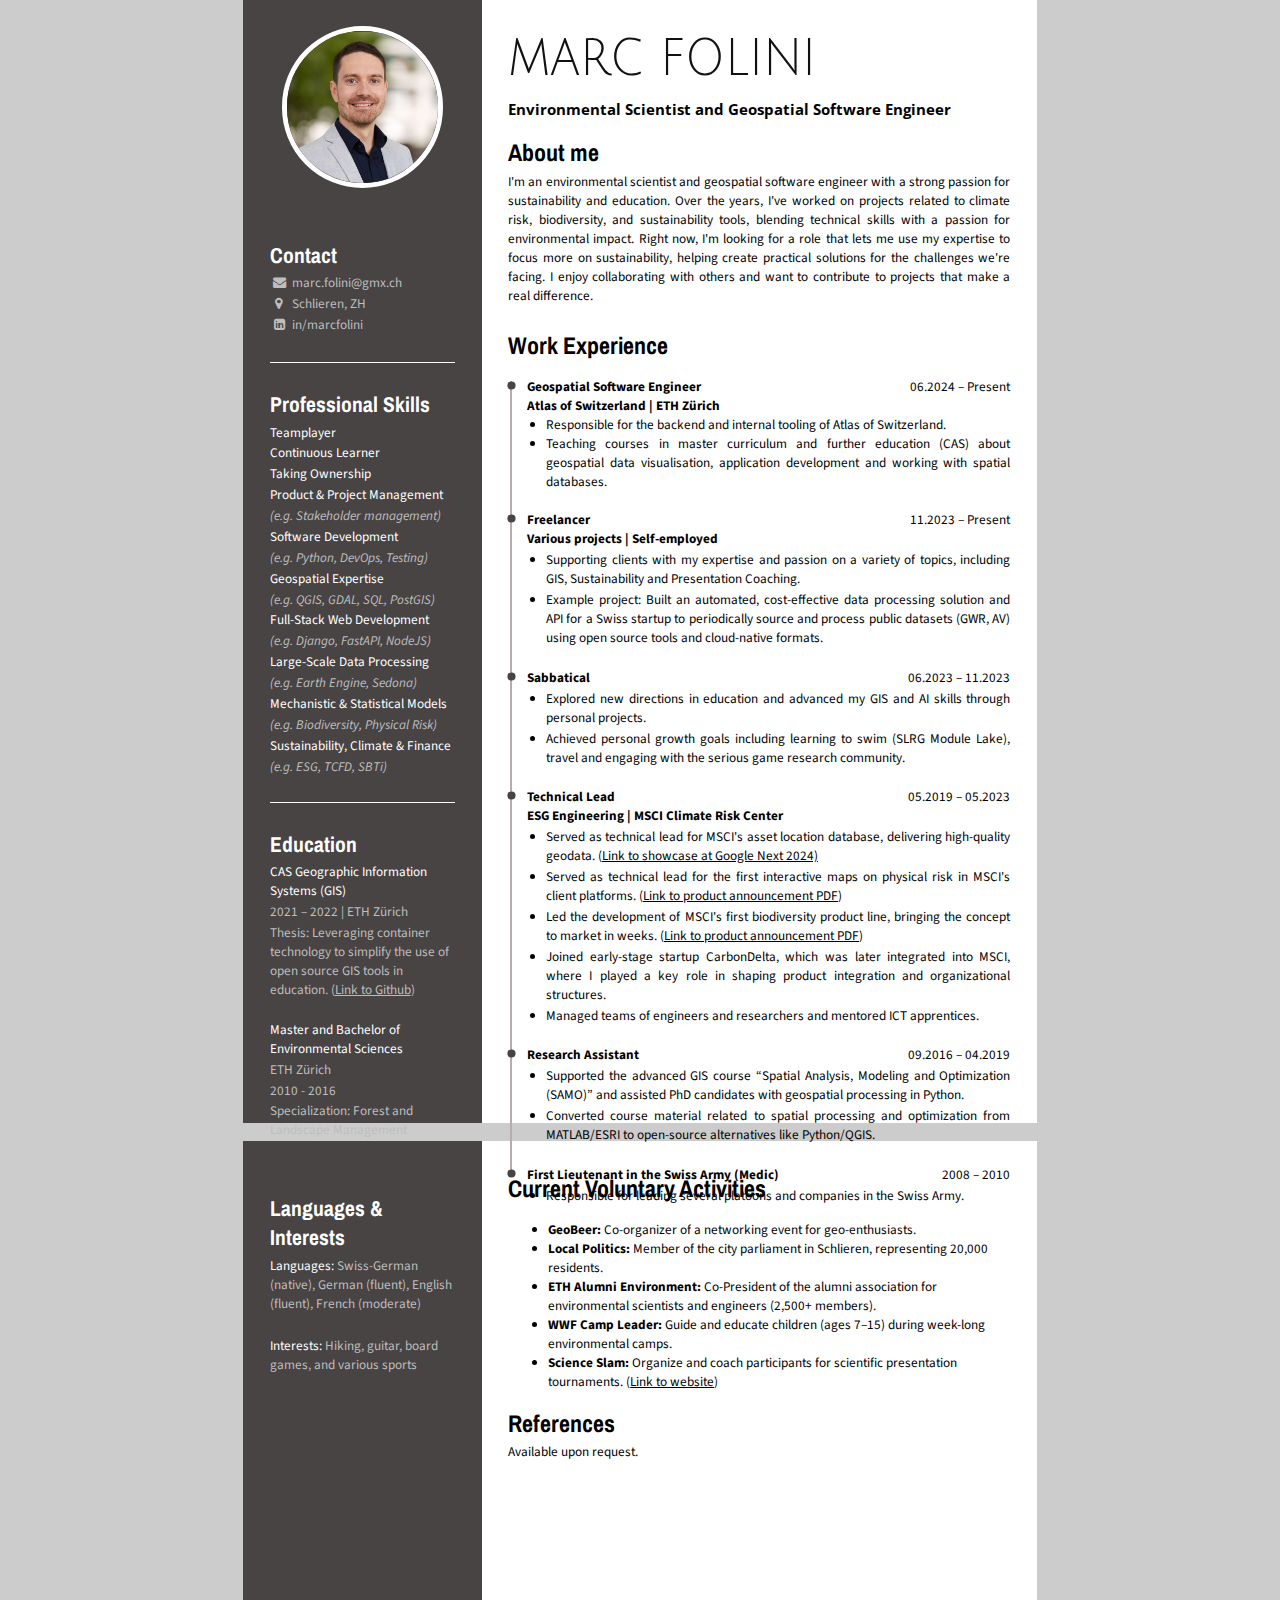
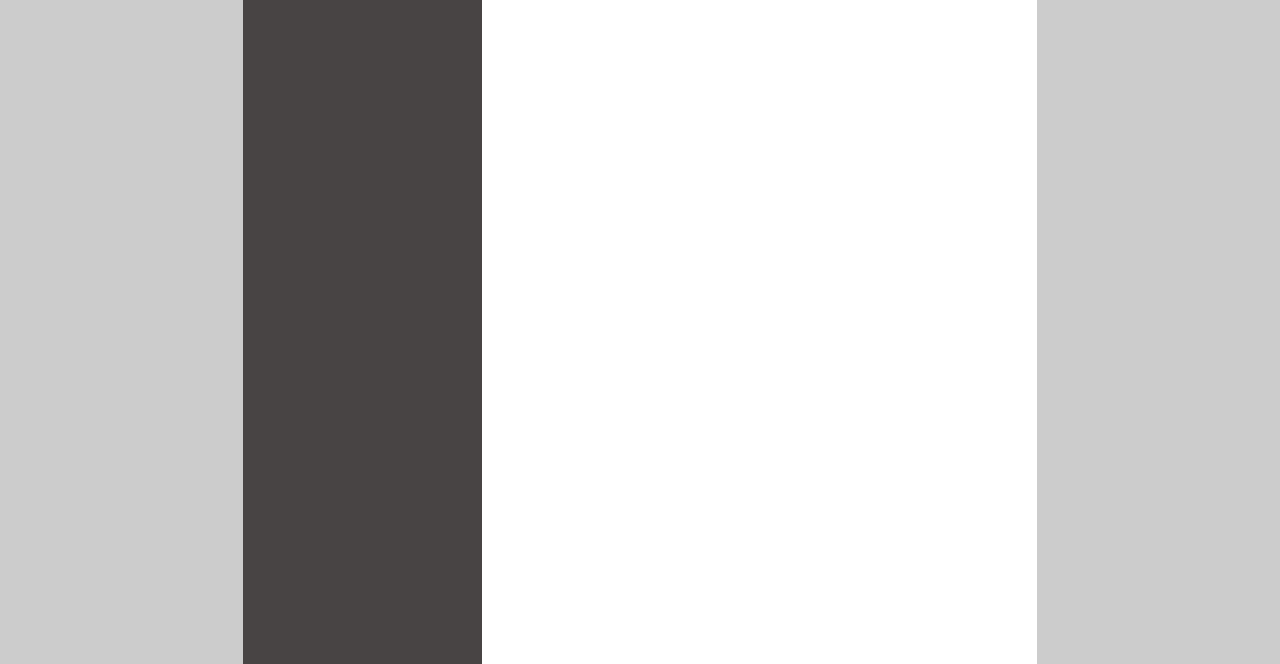
<file: index.html>
<!DOCTYPE html>
<html>
<head>
  <!-- KUDOS TO https://gist.github.com/Iftimie/2e358c4720d6d790c837bf01ac6b4b54 -->
  <link href="https://maxcdn.bootstrapcdn.com/font-awesome/4.2.0/css/font-awesome.min.css" rel="stylesheet">
  <link rel="preconnect" href="https://fonts.googleapis.com">
  <link rel="preconnect" href="https://fonts.gstatic.com" crossorigin>
  <link href="https://fonts.googleapis.com/css2?family=Archivo+Narrow&family=Julius+Sans+One&family=Open+Sans&family=Source+Sans+Pro&display=swap" rel="stylesheet">
  <link rel="stylesheet" href="index.css">
</head>
<body>
  <page size="A4">
    <div class="container">
      <div class="leftPanel">
        <img src="mfprofile.jpg"/>
        <div class="details">
          <div class="item bottomLineSeparator">
            <h2>
              Contact
            </h2>
            <div class="smallText">
              <p>
                <i class="fa fa-envelope contactIcon" aria-hidden="true"></i>
                  marc.folini@gmx.ch
              </p>
              <p>
                <i class="fa fa-map-marker contactIcon" aria-hidden="true"></i>
                Schlieren, ZH
              </p>
              <p>
                <i class="fa fa-linkedin-square contactIcon" aria-hidden="true"></i>
                  in/marcfolini
              </p>
            </div>
          </div>
          <div class="item bottomLineSeparator">
            <h2>
              Professional Skills
            </h2>
            <div class="smallText">
              <div>
                <p class="white">Teamplayer</p>
              </div>
              <div>
                <p class="white">Continuous Learner</p>
              </div>
              <div>
                <p class="white">Taking Ownership</p>
              </div>
              <div>
                <p class="white">Product & Project Management</p>
                <i>(e.g. Stakeholder management)</i>
              </div>
              <div>
                <p class="white">Software Development</p>
                <i>(e.g. Python, DevOps, Testing)</i>
              </div>
              <div>
                <p class="white">Geospatial Expertise</p>
                <i>(e.g. QGIS, GDAL, SQL, PostGIS)</i>
              </div>
              <div>
                <p class="white">Full-Stack Web Development</p>
                <i>(e.g. Django, FastAPI, NodeJS)</i>
              </div>
              <div>
                <p class="white">Large-Scale Data Processing</p>
                <i>(e.g. Earth Engine, Sedona)</i>
              </div>
              <div>
                <p class="white">Mechanistic & Statistical Models</p>
                <i>(e.g. Biodiversity, Physical Risk)</i>
              </div>
              <div>
                <p class="white">Sustainability, Climate & Finance </p>
                <i>(e.g. ESG, TCFD, SBTi)</i>
              </div>

            </div>
          </div>

          <div class="item">
            <h2>
              Education
            </h2>
            <div class="smallText">
              <p class="white">
                CAS Geographic Information Systems (GIS)
              </p>
              <p>
                2021 – 2022 | ETH Zürich
              </p>
              <p>Thesis: Leveraging container technology to simplify the use of open source GIS tools in education. (<a target="_blank" href="https://github.com/folinimarc/os_gis_sandbox/blob/main/thesis/thesis.pdf">Link to Github</a>)</p>
            </div>
            <br>
            <div class="smallText">
              <p class="white">
                Master and Bachelor of Environmental Sciences
              </p>
              <p>
                ETH Zürich
              </p>
              <p>
                2010 - 2016
              </p>
              <p>Specialization: Forest and Landscape Management</p>
            </div>
          </div>
        </div>
        
      </div>
      <div class="rightPanel">
        <div>
          <h1>
            Marc Folini
          </h1>
          <div class="smallText">
            <h3>
              Environmental Scientist and Geospatial Software Engineer
            </h3>
          </div>
        </div>
        <div>
          <h2>
            About me
          </h2>
          <div class="smallText">
            <p>
              I'm an environmental scientist and geospatial software engineer with a strong passion for sustainability and education. Over the years, I've worked on projects related to climate risk, biodiversity, and sustainability tools, blending technical skills with a passion for environmental impact. Right now, I'm looking for a role that lets me use my expertise to focus more on sustainability, helping create practical solutions for the challenges we're facing. I enjoy collaborating with others and want to contribute to projects that make a real difference.
            </p>
            <br>
          </div>
        </div>
        <div class="workExperience">
          <h2>
            Work Experience
          </h2>
          <ul>
            <li>
              <div class="jobPosition">
                <span class="bolded">
                  Geospatial Software Engineer
                </span>
                <span>
                  06.2024 – Present
                </span>
              </div>
              <div class="projectName bolded">
                <span>
                  Atlas of Switzerland | ETH Zürich
                </span>
              </div>
              <div class="smallText">
                <ul>
                  <li>
                    Responsible for the backend and internal tooling of Atlas of Switzerland.
                  </li>
                  <li>
                    Teaching courses in master curriculum and further education (CAS) about geospatial data visualisation, application development and working with spatial databases.
                  </li>
                </ul>
              </div>
            </li>

            <li>
              <div class="jobPosition">
                <span class="bolded">
                  Freelancer
                </span>
                <span>
                  11.2023 – Present
                </span>
              </div>
              <div class="projectName bolded">
                <span>
                  Various projects | Self-employed
                </span>
              </div>
              <div class="smallText">
                <ul>
                  <li>
                    <p>
                      Supporting clients with my expertise and passion on a variety of topics, including GIS, Sustainability and Presentation Coaching.
                    </p>
                  </li>
                  <li>
                    <p>
                      Example project: Built an automated, cost-effective data processing solution and API for a Swiss startup to periodically source and process public datasets (GWR, AV) using open source tools and cloud-native formats.
                    </p>
                  </li>
                </ul>
              </div>
            </li>

            <li>
              <div class="jobPosition">
                <span class="bolded">
                  Sabbatical
                </span>
                <span>
                  06.2023 – 11.2023
                </span>
              </div>
              <div class="smallText">
                <ul>
                  <li>
                    <p>
                      Explored new directions in education and advanced my GIS and AI skills through personal projects.
                    </p>
                  </li>
                  <li>
                    <p>
                      Achieved personal growth goals including learning to swim (SLRG Module Lake), travel and engaging with the serious game research community.
                    </p>
                  </li>
                </ul>
              </div>
            </li>

            <li>
              <div class="jobPosition">
                <span class="bolded">
                  Technical Lead
                </span>
                <span>
                  05.2019 – 05.2023
                </span>
              </div>
              <div class="projectName bolded">
                <span>
                  ESG Engineering | MSCI Climate Risk Center
                </span>
              </div>
              <div class="smallText">
                <ul>
                  <li>
                    <p>
                      Served as technical lead for MSCI's asset location database, delivering high-quality geodata. (<a target="_blank" href="https://youtu.be/olGHj3j_hsY?si=5YkPNT95OMSWysdm">Link to showcase at Google Next 2024)</a>
                    </p>
                  </li>
                  <li>
                    <p>
                      Served as technical lead for the first interactive maps on physical risk in MSCI's client platforms. (<a target="_blank" href="https://query.prod.cms.rt.microsoft.com/cms/api/am/binary/RWOfc8">Link to product announcement PDF</a>)
                    </p>
                  </li>
                  <li>
                    <p>
                      Led the development of MSCI's first biodiversity product line, bringing the concept to market in weeks. (<a target="_blank" href="https://www.msci.com/documents/1296102/35426413/MSCI%2BBiodiversity-crb-en.pdf">Link to product announcement PDF</a>)
                    </p>
                  </li>
                  <li>
                    <p>
                      Joined early-stage startup CarbonDelta, which was later integrated into MSCI, where I played a key role in shaping product integration and organizational structures.
                    </p>
                  </li>
                  <li>
                    <p>
                      Managed teams of engineers and researchers and mentored ICT apprentices.
                    </p>
                  </li>
                </ul>
              </div>
            </li>

            <li>
              <div class="jobPosition">
                <span class="bolded">
                  Research Assistant
                </span>
                <span>
                  09.2016 – 04.2019
                </span>
              </div>
              <div class="smallText">
                <ul>
                  <li>
                    <p>
                      Supported the advanced GIS course “Spatial Analysis, Modeling and Optimization (SAMO)” and assisted PhD candidates with geospatial processing in Python.
                    </p>
                  </li>
                  <li>
                    <p>
                      Converted course material related to spatial processing and optimization from MATLAB/ESRI to open-source alternatives like Python/QGIS.
                    </p>
                  </li>
                </ul>
              </div>
            </li>

            <li>
              <div class="jobPosition">
                <span class="bolded">
                  First Lieutenant in the Swiss Army (Medic)
                </span>
                <span>
                  2008 – 2010
                </span>
              </div>
              <div class="smallText">
                <ul>
                  <li>
                    <p>
                      Responsible for leading several platoons and companies in the Swiss Army.
                    </p>
                  </li>
                </ul>
              </div>
            </li>
          </ul>
        </div>
      </div>
    </div>
  </page>

<!-- 
  PAGE 2  
-->

  <page size="A4">
    <div class="container">
      <div class="leftPanel">
        <div class="details">
          <div class="item">
            <h2>
              Languages & Interests
            </h2>
            <div class="smallText">
              <p>
                <span class="white">
                  Languages:
                </span>
                <span>
                  Swiss-German (native), German (fluent), English (fluent), French (moderate)
                </span>
              </p>
              <br>
              <p>
                <span class="white">
                  Interests:
                </span>
                <span>
                  Hiking, guitar, board games, and various sports
                </span>
              </p>
            </div>
          </div>
        </div>
      </div>
      <div class="rightPanel">
        <div>
          <h2>
            Current Voluntary Activities
          </h2>
          <ul>
            <li>
              <div class="voluntary">
                <span class="bolded">
                  GeoBeer:
                </span>
                <span class="smallText">
                  Co-organizer of a networking event for geo-enthusiasts.
              </div>
            </li>
            <li>
              <div class="voluntary">
                <span class="bolded">
                  Local Politics:
                </span>
                <span class="smallText">
                  Member of the city parliament in Schlieren, representing 20,000 residents.
              </div>
            </li>
            <li>
              <div class="voluntary">
                <span class="bolded">
                  ETH Alumni Environment:
                </span>
                <span class="smallText">
                  Co-President of the alumni association for environmental scientists and engineers (2,500+ members).
              </div>
            </li>
            <li>
              <div class="voluntary">
                <span class="bolded">
                  WWF Camp Leader:
                </span>
                <span class="smallText">
                  Guide and educate children (ages 7–15) during week-long environmental camps.
              </div>
            </li>
            <li>
              <div class="voluntary">
                <span class="bolded">
                  Science Slam:
                </span>
                <span class="smallText">
                  Organize and coach participants for scientific presentation tournaments. (<a target="_blank" href="https://www.scienceslam.ch/de">Link to website</a>)
              </div>
            </li>
          </ul>
        </div>

        <div>
          <h2>
            References
          </h2>
          <p class="smallText">
            Available upon request.
          </p>
        </div>
      </div>
  </page>   
</body>
</html>
</file>
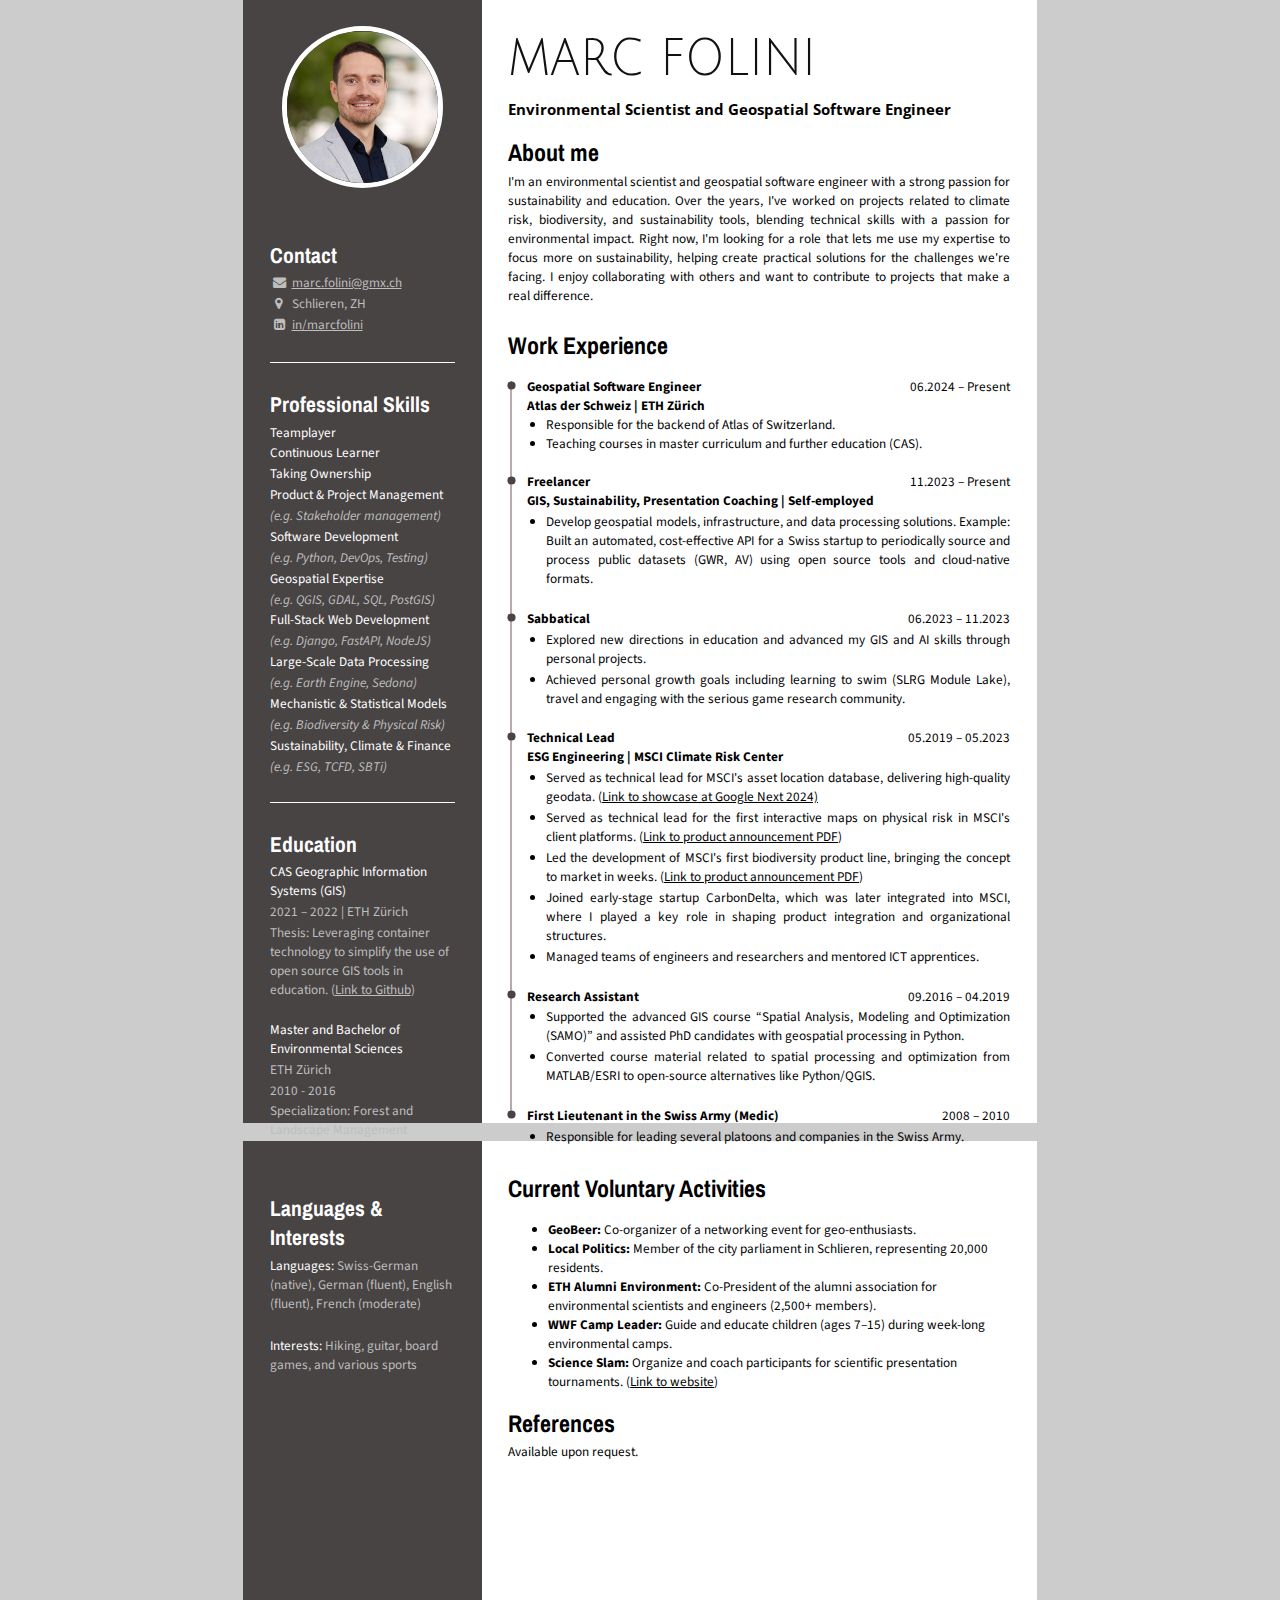
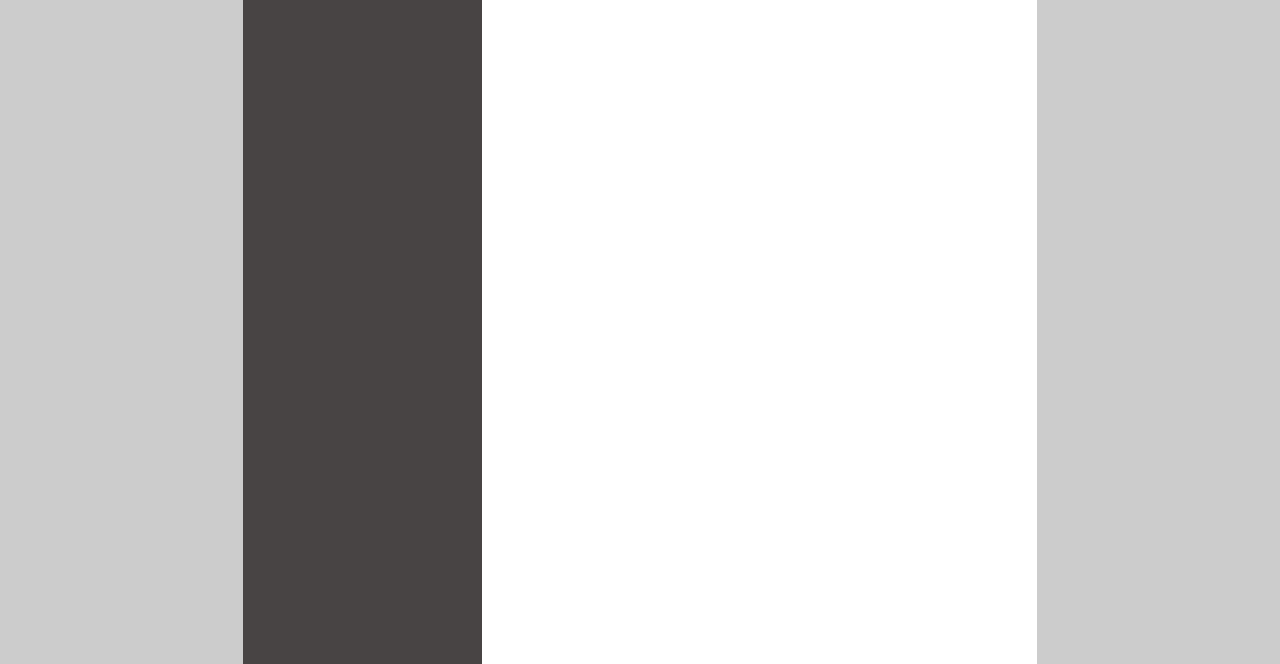
<file: v2/index.html>
<!DOCTYPE html>
<html>
<head>
  <!-- KUDOS TO https://gist.github.com/Iftimie/2e358c4720d6d790c837bf01ac6b4b54 -->
  <link href="https://maxcdn.bootstrapcdn.com/font-awesome/4.2.0/css/font-awesome.min.css" rel="stylesheet">
  <link rel="preconnect" href="https://fonts.googleapis.com">
  <link rel="preconnect" href="https://fonts.gstatic.com" crossorigin>
  <link href="https://fonts.googleapis.com/css2?family=Archivo+Narrow&family=Julius+Sans+One&family=Open+Sans&family=Source+Sans+Pro&display=swap" rel="stylesheet">
  <link rel="stylesheet" href="index.css">
</head>
<body>
  <page size="A4">
    <div class="container">
      <div class="leftPanel">
        <img src="mfprofile.jpg"/>
        <div class="details">
          <div class="item bottomLineSeparator">
            <h2>
              Contact
            </h2>
            <div class="smallText">
              <p>
                <i class="fa fa-envelope contactIcon" aria-hidden="true"></i>
                <a href="mailto:marc.folini@gmx.ch">
                  marc.folini@gmx.ch
                </a>
              </p>
              <p>
                <i class="fa fa-map-marker contactIcon" aria-hidden="true"></i>
                Schlieren, ZH
              </p>
              <p>
                <i class="fa fa-linkedin-square contactIcon" aria-hidden="true"></i>
                <a href="#">
                  in/marcfolini
                </a>
              </p>
            </div>
          </div>
          <div class="item bottomLineSeparator">
            <h2>
              Professional Skills
            </h2>
            <div class="smallText">
              <div>
                <p class="white">Teamplayer</p>
              </div>
              <div>
                <p class="white">Continuous Learner</p>
              </div>
              <div>
                <p class="white">Taking Ownership</p>
              </div>
              <div>
                <p class="white">Product & Project Management</p>
                <i>(e.g. Stakeholder management)</i>
              </div>
              <div>
                <p class="white">Software Development</p>
                <i>(e.g. Python, DevOps, Testing)</i>
              </div>
              <div>
                <p class="white">Geospatial Expertise</p>
                <i>(e.g. QGIS, GDAL, SQL, PostGIS)</i>
              </div>
              <div>
                <p class="white">Full-Stack Web Development</p>
                <i>(e.g. Django, FastAPI, NodeJS)</i>
              </div>
              <div>
                <p class="white">Large-Scale Data Processing</p>
                <i>(e.g. Earth Engine, Sedona)</i>
              </div>
              <div>
                <p class="white">Mechanistic & Statistical Models</p>
                <i>(e.g. Biodiversity & Physical Risk)</i>
              </div>
              <div>
                <p class="white">Sustainability, Climate & Finance </p>
                <i>(e.g. ESG, TCFD, SBTi)</i>
              </div>

            </div>
          </div>

          <div class="item">
            <h2>
              Education
            </h2>
            <div class="smallText">
              <p class="white">
                CAS Geographic Information Systems (GIS)
              </p>
              <p>
                2021 – 2022 | ETH Zürich
              </p>
              <p>Thesis: Leveraging container technology to simplify the use of open source GIS tools in education. (<a target=""_blank" href="https://github.com/folinimarc/os_gis_sandbox/blob/main/thesis/thesis.pdf">Link to Github</a>)</p>
            </div>
            <br>
            <div class="smallText">
              <p class="white">
                Master and Bachelor of Environmental Sciences
              </p>
              <p>
                ETH Zürich
              </p>
              <p>
                2010 - 2016
              </p>
              <p>Specialization: Forest and Landscape Management</p>
            </div>
          </div>
        </div>
        
      </div>
      <div class="rightPanel">
        <div>
          <h1>
            Marc Folini
          </h1>
          <div class="smallText">
            <h3>
              Environmental Scientist and Geospatial Software Engineer
            </h3>
          </div>
        </div>
        <div>
          <h2>
            About me
          </h2>
          <div class="smallText">
            <p>
              I'm an environmental scientist and geospatial software engineer with a strong passion for sustainability and education. Over the years, I've worked on projects related to climate risk, biodiversity, and sustainability tools, blending technical skills with a passion for environmental impact. Right now, I'm looking for a role that lets me use my expertise to focus more on sustainability, helping create practical solutions for the challenges we're facing. I enjoy collaborating with others and want to contribute to projects that make a real difference.
            </p>
            <br>
          </div>
        </div>
        <div class="workExperience">
          <h2>
            Work Experience
          </h2>
          <ul>
            <li>
              <div class="jobPosition">
                <span class="bolded">
                  Geospatial Software Engineer
                </span>
                <span>
                  06.2024 – Present
                </span>
              </div>
              <div class="projectName bolded">
                <span>
                  Atlas der Schweiz | ETH Zürich
                </span>
              </div>
              <div class="smallText">
                <ul>
                  <li>
                    Responsible for the backend of Atlas of Switzerland.
                  </li>
                  <li>
                    Teaching courses in master curriculum and further education (CAS).
                  </li>
                </ul>
              </div>
            </li>

            <li>
              <div class="jobPosition">
                <span class="bolded">
                  Freelancer
                </span>
                <span>
                  11.2023 – Present
                </span>
              </div>
              <div class="projectName bolded">
                <span>
                  GIS, Sustainability, Presentation Coaching | Self-employed
                </span>
              </div>
              <div class="smallText">
                <ul>
                  <li>
                    <p>
                      Develop geospatial models, infrastructure, and data processing solutions. Example: Built an automated, cost-effective API for a Swiss startup to periodically source and process public datasets (GWR, AV) using open source tools and cloud-native formats.
                    </p>
                  </li>
                </ul>
              </div>
            </li>

            <li>
              <div class="jobPosition">
                <span class="bolded">
                  Sabbatical
                </span>
                <span>
                  06.2023 – 11.2023
                </span>
              </div>
              <div class="smallText">
                <ul>
                  <li>
                    <p>
                      Explored new directions in education and advanced my GIS and AI skills through personal projects.
                    </p>
                  </li>
                  <li>
                    <p>
                      Achieved personal growth goals including learning to swim (SLRG Module Lake), travel and engaging with the serious game research community.
                    </p>
                  </li>
                </ul>
              </div>
            </li>

            <li>
              <div class="jobPosition">
                <span class="bolded">
                  Technical Lead
                </span>
                <span>
                  05.2019 – 05.2023
                </span>
              </div>
              <div class="projectName bolded">
                <span>
                  ESG Engineering | MSCI Climate Risk Center
                </span>
              </div>
              <div class="smallText">
                <ul>
                  <li>
                    <p>
                      Served as technical lead for MSCI's asset location database, delivering high-quality geodata. (<a target="_blank" href="https://youtu.be/olGHj3j_hsY?si=5YkPNT95OMSWysdm">Link to showcase at Google Next 2024)</a>
                    </p>
                  </li>
                  <li>
                    <p>
                      Served as technical lead for the first interactive maps on physical risk in MSCI's client platforms. (<a target="_blank" href="https://query.prod.cms.rt.microsoft.com/cms/api/am/binary/RWOfc8">Link to product announcement PDF</a>)
                    </p>
                  </li>
                  <li>
                    <p>
                      Led the development of MSCI's first biodiversity product line, bringing the concept to market in weeks. (<a target="_blank" href="https://www.msci.com/documents/1296102/35426413/MSCI%2BBiodiversity-crb-en.pdf">Link to product announcement PDF</a>)
                    </p>
                  </li>
                  <li>
                    <p>
                      Joined early-stage startup CarbonDelta, which was later integrated into MSCI, where I played a key role in shaping product integration and organizational structures.
                    </p>
                  </li>
                  <li>
                    <p>
                      Managed teams of engineers and researchers and mentored ICT apprentices.
                    </p>
                  </li>
                </ul>
              </div>
            </li>

            <li>
              <div class="jobPosition">
                <span class="bolded">
                  Research Assistant
                </span>
                <span>
                  09.2016 – 04.2019
                </span>
              </div>
              <div class="smallText">
                <ul>
                  <li>
                    <p>
                      Supported the advanced GIS course “Spatial Analysis, Modeling and Optimization (SAMO)” and assisted PhD candidates with geospatial processing in Python.
                    </p>
                  </li>
                  <li>
                    <p>
                      Converted course material related to spatial processing and optimization from MATLAB/ESRI to open-source alternatives like Python/QGIS.
                    </p>
                  </li>
                </ul>
              </div>
            </li>

            <li>
              <div class="jobPosition">
                <span class="bolded">
                  First Lieutenant in the Swiss Army (Medic)
                </span>
                <span>
                  2008 – 2010
                </span>
              </div>
              <div class="smallText">
                <ul>
                  <li>
                    <p>
                      Responsible for leading several platoons and companies in the Swiss Army.
                    </p>
                  </li>
                </ul>
              </div>
            </li>
          </ul>
        </div>
      </div>
    </div>
  </page>

<!-- 
  PAGE 2  
-->

  <page size="A4">
    <div class="container">
      <div class="leftPanel">
        <div class="details">
          <div class="item">
            <h2>
              Languages & Interests
            </h2>
            <div class="smallText">
              <p>
                <span class="white">
                  Languages:
                </span>
                <span>
                  Swiss-German (native), German (fluent), English (fluent), French (moderate)
                </span>
              </p>
              <br>
              <p>
                <span class="white">
                  Interests:
                </span>
                <span>
                  Hiking, guitar, board games, and various sports
                </span>
              </p>
            </div>
          </div>
        </div>
      </div>
      <div class="rightPanel">
        <div>
          <h2>
            Current Voluntary Activities
          </h2>
          <ul>
            <li>
              <div class="voluntary">
                <span class="bolded">
                  GeoBeer:
                </span>
                <span class="smallText">
                  Co-organizer of a networking event for geo-enthusiasts.
              </div>
            </li>
            <li>
              <div class="voluntary">
                <span class="bolded">
                  Local Politics:
                </span>
                <span class="smallText">
                  Member of the city parliament in Schlieren, representing 20,000 residents.
              </div>
            </li>
            <li>
              <div class="voluntary">
                <span class="bolded">
                  ETH Alumni Environment:
                </span>
                <span class="smallText">
                  Co-President of the alumni association for environmental scientists and engineers (2,500+ members).
              </div>
            </li>
            <li>
              <div class="voluntary">
                <span class="bolded">
                  WWF Camp Leader:
                </span>
                <span class="smallText">
                  Guide and educate children (ages 7–15) during week-long environmental camps.
              </div>
            </li>
            <li>
              <div class="voluntary">
                <span class="bolded">
                  Science Slam:
                </span>
                <span class="smallText">
                  Organize and coach participants for scientific presentation tournaments. (<a target="_blank" href="https://www.scienceslam.ch/de">Link to website</a>)
              </div>
            </li>
          </ul>
        </div>

        <div>
          <h2>
            References
          </h2>
          <p class="smallText">
            Available upon request.
          </p>
        </div>
      </div>
  </page>   
</body>
</html>
</file>
<file: index.css>
/* Fonts */

/* Family */
h1 { 
    font-family: 'Julius Sans One', sans-serif;
}
  
h2 { /* Contact, Skills, Education, About me, Work Experience */
  font-family: 'Archivo Narrow', sans-serif;
}

h3 { /* Accountant */
  font-family: 'Open Sans', sans-serif;
}

.voluntary span,
.jobPosition span, 
.projectName span {
  font-family: 'Source Sans Pro', sans-serif;
}

.upperCase {
  text-transform: uppercase; 
}

.smallText, 
.smallText span, 
.smallText p, 
.smallText a {
  font-family: 'Source Sans Pro', sans-serif;
  text-align: justify;
}

.smallText a {
  color: black;
}

.leftPanel .smallText, 
.leftPanel .smallText, 
.leftPanel .smallText span, 
.leftPanel .smallText p, 
.leftPanel .smallText a {
  text-align: start;
}

/* End Family */

/* Colors */
h1 { 
  color: #111; 
}

.leftPanel {
  color: #bebebe;
  text-decoration: none;
}

.leftPanel a {
  color: #bebebe;
}

.leftPanel h2 {
  color: white;
}

/* End Colors */

/* Sizes */
h1 { 
  font-weight: 300; 
  font-size: 1.2cm;
  transform:scale(1,1.15); 
  margin-bottom: 0.2cm;
  margin-top: 0.2cm;
  text-transform: uppercase; 
}

h2 {
  margin-top: 0.1cm;
  margin-bottom: 0.1cm;
}

.leftPanel, 
.leftPanel a {
  font-size: 0.38cm;
}

.projectName span,
.voluntary span,
.jobPosition span {
  font-size: 0.35cm;
}

.smallText, 
.smallText span, 
.smallText p, 
.smallText a {
  font-size: 0.35cm;
}

.contactIcon {
  width: 0.5cm;
  text-align: center;
}

p {
  margin-top: 0.05cm;
  margin-bottom: 0.05cm;
}
/* End Sizes */

.bolded {
  font-weight: bold;
}

.white {
  color: white;
}
/* End Fonts */

/* Layout */
body {
  background: rgb(204,204,204); 
  width: 21cm;
  height: 29.7cm;
  margin: 0 auto;
}

/* Printing 
  
  The following are needed to avoid that
  the sidepanel background disappears for print/pdf:
  -webkit-print-color-adjust: exact;
  print-color-adjust: exact;
*/
page {
  background: white;
  display: block;
  margin: 0 auto;
  margin-bottom: 0.5cm;
  -webkit-print-color-adjust: exact;
  print-color-adjust: exact;
}

page[size="A4"] {  
  width: 21cm;
  height: 29.7cm;
}

@page {
    size: 21cm 29.7cm;
    padding: 0;
    margin: 0mm;
    border: none;
    border-collapse: collapse;
}
/* End Printing */

.container {
  display: flex;
  flex-direction: row;
  width: 100%;
  height: 100%;
}

.leftPanel {
  width: 27%;
  background-color: #484444;
  padding: 0.7cm;
  display: flex;
  flex-direction: column;
  align-items: center;
}

.rightPanel {
  width: 73%;
  padding: 0.7cm;
}

.leftPanel img {
  width: 4cm;
  height: 4cm;
  margin-bottom: 0.7cm;
  border-radius: 50%;
  border: 0.15cm solid white;
  object-fit: cover;
  object-position: 50% 50%;
}

.leftPanel .details {
  width: 100%;
  display: flex;
  flex-direction: column;
}

.skill {
  display: flex;
  flex-direction: row;
  justify-content: space-between;
}

.bottomLineSeparator {
  border-bottom: 0.05cm solid white;
}

.yearsOfExperience {
  width: 1.6cm;
  display: flex;
  flex-direction: row;
  justify-content: center;
}

.alignleft {
  text-align: left !important;
  width: 1cm;
}

.alignright {
  text-align: right !important;
  width: 0.6cm;
  margin-right: 0.1cm
}

.workExperience>ul {
  list-style-type: none;
  padding-left: 0;
}

.workExperience>ul>li {
  position: relative;
  margin: 0;
  padding-bottom: 0.5cm;
  padding-left: 0.5cm;
}

.workExperience>ul>li:before {
  background-color: #b8abab;
  width: 0.05cm;
  content: '';
  position: absolute;
  top: 0.1cm;
  bottom: -0.2cm; /* change this after border removal */
  left: 0.05cm;
}

.workExperience > ul > li:last-child:before {
  content: none;
}

.workExperience>ul>li::after {
  content: '';
  position: absolute;
  background-image: url("data:image/svg+xml,%3Csvg xmlns='http://www.w3.org/2000/svg' aria-hidden='true' viewBox='0 0 32 32' focusable='false'%3E%3Ccircle stroke='none' fill='%23484444' cx='16' cy='16' r='10'%3E%3C/circle%3E%3C/svg%3E");
  background-repeat: no-repeat;
  background-size: contain;
  left: -0.09cm;
  top: 0.05cm;
  width: 0.35cm;
  height: 0.35cm;
}

.jobPosition {
  display: flex;
  flex-direction: row;
  justify-content: space-between;
}

.item {
  padding-bottom: 0.7cm;
  padding-top: 0.7cm;
}

.item h2{
  margin-top: 0;
}

.lastParagrafNoMarginBottom {
  margin-bottom: 0;
}

.workExperience>ul>li ul {
  padding-left: 0.5cm;
  list-style-type: disc;
}
/*End Layout*/
</file>
<file: v2/index.css>
/* Fonts */

/* Family */
h1 { 
    font-family: 'Julius Sans One', sans-serif;
  }
  
  h2 { /* Contact, Skills, Education, About me, Work Experience */
    font-family: 'Archivo Narrow', sans-serif;
  }
  
  h3 { /* Accountant */
    font-family: 'Open Sans', sans-serif;
  }
  
  .voluntary span,
  .jobPosition span, 
  .projectName span {
    font-family: 'Source Sans Pro', sans-serif;
  }
  
  .upperCase {
    text-transform: uppercase; 
  }
  
  .smallText, 
  .smallText span, 
  .smallText p, 
  .smallText a {
    font-family: 'Source Sans Pro', sans-serif;
    text-align: justify;
  }

  .smallText a {
    color: black;
  }

  .leftPanel .smallText, 
  .leftPanel .smallText, 
  .leftPanel .smallText span, 
  .leftPanel .smallText p, 
  .leftPanel .smallText a {
    text-align: start;
  }
  
  /* End Family */
  
  /* Colors */
  h1 { 
    color: #111; 
  }
  
  .leftPanel {
    color: #bebebe;
    text-decoration: none;
  }

  .leftPanel a {
    color: #bebebe;
  }
  
  .leftPanel h2 {
    color: white;
  }
  
  /* End Colors */
  
  /* Sizes */
  h1 { 
    font-weight: 300; 
    font-size: 1.2cm;
    transform:scale(1,1.15); 
    margin-bottom: 0.2cm;
    margin-top: 0.2cm;
    text-transform: uppercase; 
  }
  
  h2 {
    margin-top: 0.1cm;
    margin-bottom: 0.1cm;
  }
  
  .leftPanel, 
  .leftPanel a {
    font-size: 0.38cm;
  }
  
  .projectName span,
  .voluntary span,
  .jobPosition span {
    font-size: 0.35cm;
  }
  
  .smallText, 
  .smallText span, 
  .smallText p, 
  .smallText a {
    font-size: 0.35cm;
  }
  
  .contactIcon {
    width: 0.5cm;
    text-align: center;
  }
  
  p {
    margin-top: 0.05cm;
    margin-bottom: 0.05cm;
  }
  /* End Sizes */
  
  .bolded {
    font-weight: bold;
  }
  
  .white {
    color: white;
  }
  /* End Fonts */
  
  /* Layout */
  body {
    background: rgb(204,204,204); 
    width: 21cm;
    height: 29.7cm;
    margin: 0 auto;
  }
  
  /* Printing */
  page {
    background: white;
    display: block;
    margin: 0 auto;
    margin-bottom: 0.5cm;
  }
  
  page[size="A4"] {  
    width: 21cm;
    height: 29.7cm; 
  }
  
  @page {
     size: 21cm 29.7cm;
     padding: 0;
     margin: 0mm;
     border: none;
     border-collapse: collapse;
  }
  /* End Printing */
  
  .container {
    display: flex;
    flex-direction: row;
    width: 100%;
    height: 100%;
  }
  
  .leftPanel {
    width: 27%;
    background-color: #484444;
    padding: 0.7cm;
    display: flex;
    flex-direction: column;
    align-items: center;
  }
  
  .rightPanel {
    width: 73%;
    padding: 0.7cm;
  }
  
  .leftPanel img {
    width: 4cm;
    height: 4cm;
    margin-bottom: 0.7cm;
    border-radius: 50%;
    border: 0.15cm solid white;
    object-fit: cover;
    object-position: 50% 50%;
  }
  
  .leftPanel .details {
    width: 100%;
    display: flex;
    flex-direction: column;
  }
  
  .skill {
    display: flex;
    flex-direction: row;
    justify-content: space-between;
  }
  
  .bottomLineSeparator {
    border-bottom: 0.05cm solid white;
  }
  
  .yearsOfExperience {
    width: 1.6cm;
    display: flex;
    flex-direction: row;
    justify-content: center;
  }
  
  .alignleft {
    text-align: left !important;
    width: 1cm;
  }
  
  .alignright {
    text-align: right !important;
    width: 0.6cm;
    margin-right: 0.1cm
  }
  
  .workExperience>ul {
    list-style-type: none;
    padding-left: 0;
  }
  
  .workExperience>ul>li {
    position: relative;
    margin: 0;
    padding-bottom: 0.5cm;
    padding-left: 0.5cm;
  }
  
  .workExperience>ul>li:before {
    background-color: #b8abab;
    width: 0.05cm;
    content: '';
    position: absolute;
    top: 0.1cm;
    bottom: -0.2cm; /* change this after border removal */
    left: 0.05cm;
  }

  .workExperience > ul > li:last-child:before {
    content: none;
  }
  
  .workExperience>ul>li::after {
    content: '';
    position: absolute;
    background-image: url("data:image/svg+xml,%3Csvg xmlns='http://www.w3.org/2000/svg' aria-hidden='true' viewBox='0 0 32 32' focusable='false'%3E%3Ccircle stroke='none' fill='%23484444' cx='16' cy='16' r='10'%3E%3C/circle%3E%3C/svg%3E");
    background-repeat: no-repeat;
    background-size: contain;
    left: -0.09cm;
    top: 0.05cm;
    width: 0.35cm;
    height: 0.35cm;
  }

  .jobPosition {
    display: flex;
    flex-direction: row;
    justify-content: space-between;
  }
  
  .item {
    padding-bottom: 0.7cm;
    padding-top: 0.7cm;
  }
  
  .item h2{
    margin-top: 0;
  }
  
  .lastParagrafNoMarginBottom {
    margin-bottom: 0;
  }
  
  .workExperience>ul>li ul {
    padding-left: 0.5cm;
    list-style-type: disc;
  }
  /*End Layout*/
</file>
